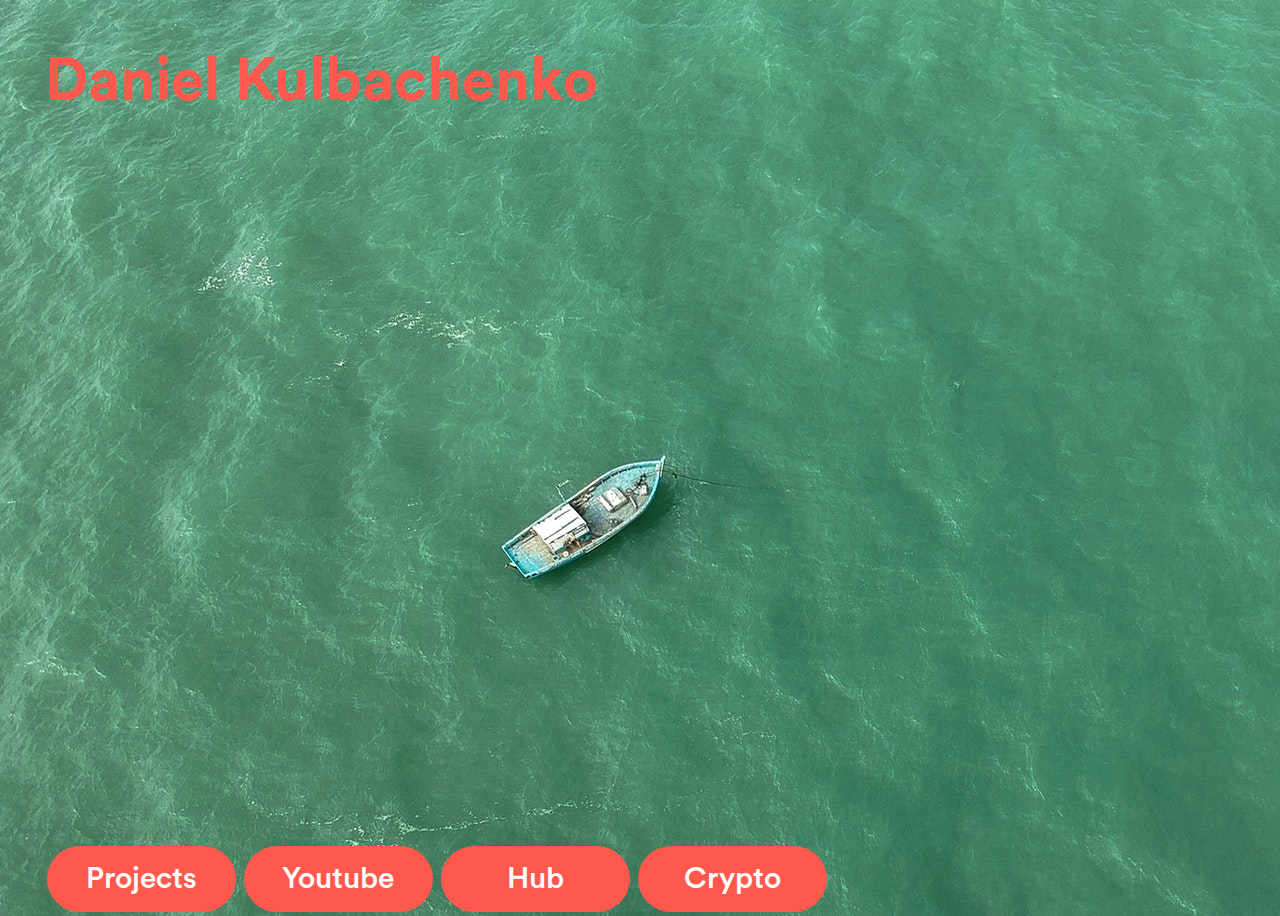
<file: index.html>
<!DOCTYPE html>
<html>
	<head>
		<title>Kulba 2.0</title>
		<link rel="stylesheet" type="text/css" href="css/style.css">
	</head>
	<body background="images/boat.jpg">
		<div  class="container">
			<p id="DK">Daniel Kulbachenko</p>
		
			<div style="margin-top:725px;">
				<a class="button">Projects</a>
				<a href="http://Youtube.com" class="button">Youtube</a>
				<a href="hub.html" class="button">Hub</a>
				<a href="cryptoPortfolio.json" class="button">Crypto</a>
			</div>
		</div>
	</body>
</html>
</file>
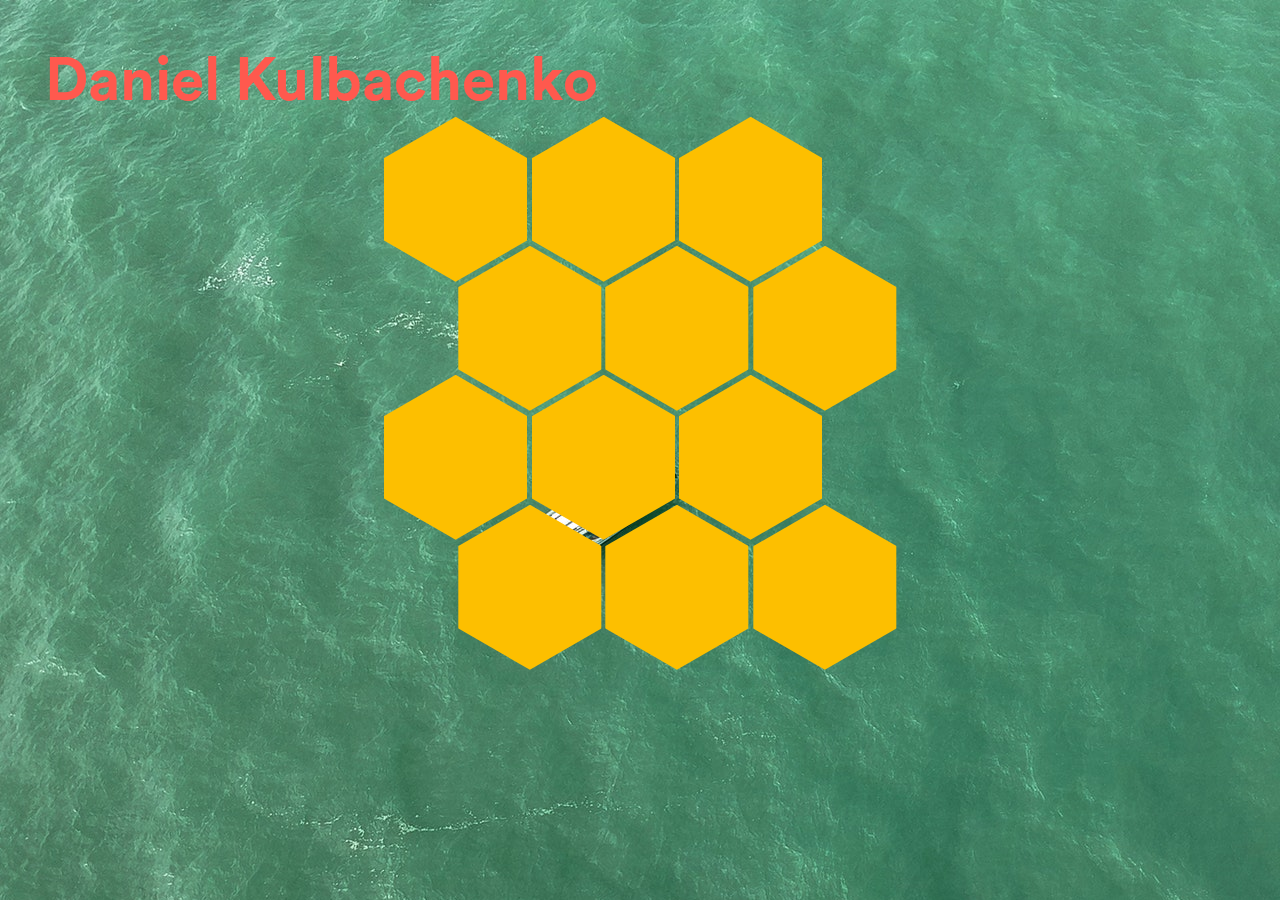
<file: hub.html>
<!DOCTYPE html>
<head>
	<title>Kulba Hub</title>
	<link rel="stylesheet" type="text/css" href="css/style.css">
</head>
<body background="images/boat.jpg">
	<div class="container">
		<p id="DK">Daniel Kulbachenko</p>
	</div>
	<!-- start rarted hexagons here -->
	<ul id="grid" class="clear">
		<li>
			<div class="hexagon"></div>
		</li>
		 <li>
			<div class="hexagon"></div>
		</li>
		<li>
			<div class="hexagon"></div>
		</li>
		<li>
			<div class="hexagon"></div>
		</li>
		<li>
			<div class="hexagon"></div>
		</li>
		<li>
			<div class="hexagon"></div>
		</li>
		<li>
			<div class="hexagon"></div>
		</li>
		<li>
			<div class="hexagon"></div>
		</li>
		<li>
			<div class="hexagon"></div>
		</li>
		<li>
			<div class="hexagon"></div>
		</li>
		<li>
			<div class="hexagon"></div>
		</li>
		<li>
			<div class="hexagon"></div>
		</li>
		
		</ul>			

</body>
</file>
<file: css/style.css>
*{
	margin:0;
	font-family: sans-serif;
	font-family:Circular;
}
@font-face {
	font-family: 'Circular';
	src: url(fonts/CircularStd-Medium.otf);
}
@font-face {
	font-family: 'Circular Black';
	src: url(fonts/CircularStd-Black.otf);
}
@font-face {
	font-family: 'Circular Bold';
	src: url(fonts/CircularStd-Bold.otf);
}
@font-face {
	font-family: 'Circular Book';
	src: url(fonts/CircularStd-Book.otf);
}

.container{
	width:93%;
	margin:auto;
}

.button{
	background-color: #ff594e;
	border: none;
	border-radius:10pc;
	color: white;
	padding: 15px 32px;
	text-align: center;
	text-decoration: none;
	display: inline-block;
	font-size: 30px;
	margin: 4px 2px;
	cursor: pointer;
	width:125px;
	transition-duration: 0.4s;
	
	
}
.button:hover{
	background-color:white;
	border: none;
	border-radius:10pc;
	color: #ff594e;
	padding: 15px 32px;
	text-align: center;
	text-decoration: none;
	display: inline-block;
	font-size: 30px;
	margin: 4px 2px;
	cursor: pointer;
	width:125px;
	
	
}

#DK{
	font-family:Circular Bold;
	font-size:60px;
	margin-top:45px;
	color:#ff594e;
	margin-bottom: 0px
}




#grid{
	position: relative;
	width: 40%;
	margin: 0 auto;
	padding: 0;
}

.clear:after{
	content: "";
	display: block;
	clear: both;
}

#grid li {
    list-style-type: none;
    position: relative;
    float: left;
    width: 27.85714285714286%;
    padding: 0 0 32.16760145166612% 0;
    -o-transform: rotate(-60deg) skewY(30deg);
    -moz-transform: rotate(-60deg) skewY(30deg);
    -webkit-transform: rotate(-60deg) skewY(30deg);
    -ms-transform: rotate(-60deg) skewY(30deg);
    transform: rotate(-60deg) skewY(30deg);
    overflow: hidden;
    
}

#grid li .hexagon {
    position: absolute;
    top: 0;
    left: 0;
    width: 100%;
    height: 100%;
    background: #fdbf00;
    -o-transform: skewY(-30deg) rotate(60deg);
    -moz-transform: skewY(-30deg) rotate(60deg);
    -webkit-transform: skewY(-30deg) rotate(60deg);
    -ms-transform: skewY(-30deg) rotate(60deg);
    transform: skewY(-30deg) rotate(60deg);
    overflow: hidden;
}
#gird li *{
	visibility: visible;
}

#grid li:nth-child(3n+2) {
  margin: 0 1%;
}

#grid li:nth-child(6n+4), #grid li:nth-child(6n+5), #grid li:nth-child(6n+6) {
    margin-top: -6.9285714285%;
    margin-bottom: -6.9285714285%;
    -o-transform: translateX(50%) rotate(-60deg) skewY(30deg);
    -moz-transform: translateX(50%) rotate(-60deg) skewY(30deg);
    -webkit-transform: translateX(50%) rotate(-60deg) skewY(30deg);
    -ms-transform: translateX(50%) rotate(-60deg) skewY(30deg);
    transform: translateX(50%) rotate(-60deg) skewY(30deg);
}

#grid li:nth-child(6n+4) { 
    margin-left: 0.5%;
}
</file>
